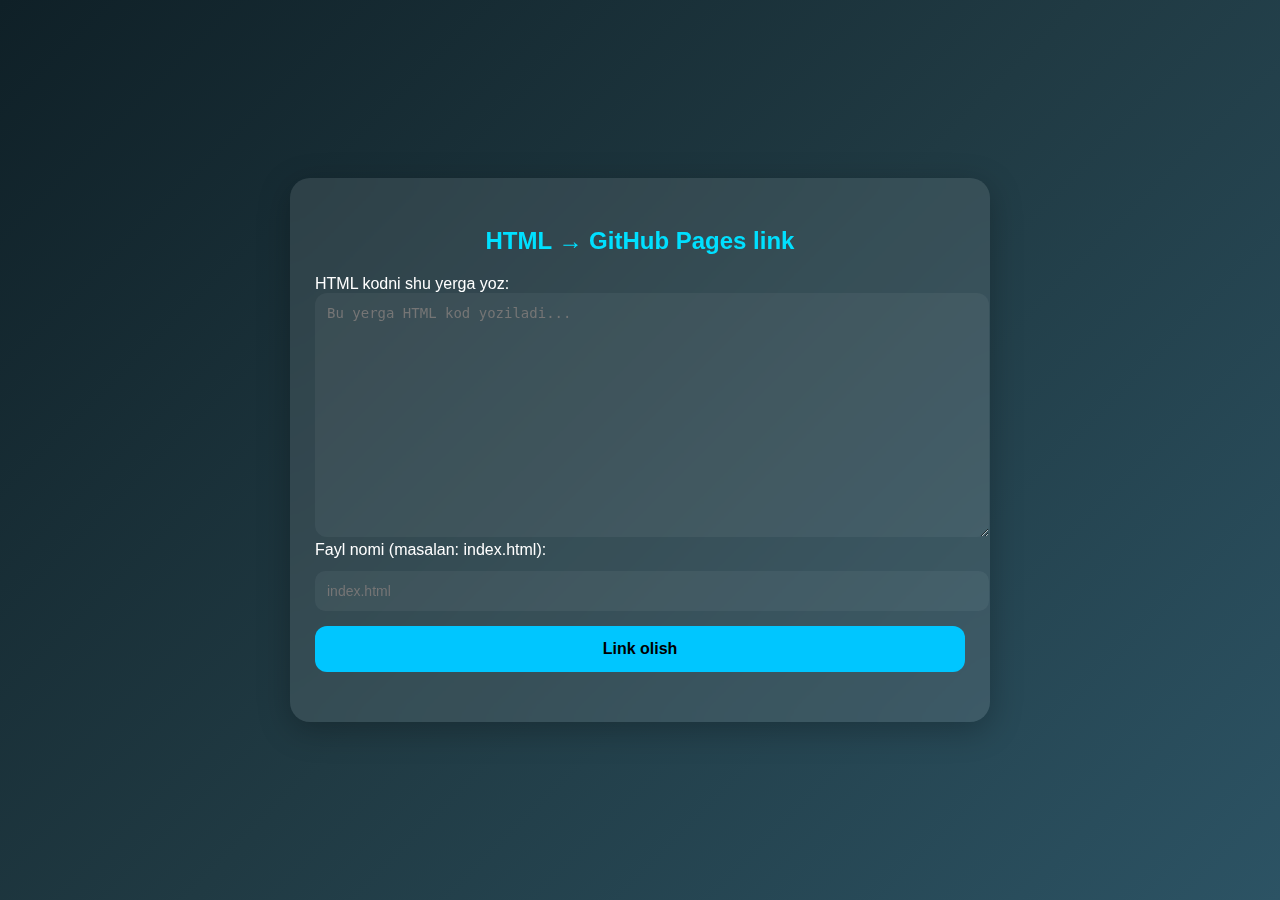
<file: index.html>
<!DOCTYPE html>
<html lang="uz">
<head>
<meta charset="UTF-8">
<title>HTML → GitHub Link</title>
<meta name="viewport" content="width=device-width, initial-scale=1.0">
<style>
  body{
    margin:0;
    min-height:100vh;
    display:flex;
    justify-content:center;
    align-items:center;
    background:linear-gradient(135deg,#0f2027,#203a43,#2c5364);
    font-family:'Arial', sans-serif;
  }
  .box{
    width:90%;
    max-width:650px;
    background:rgba(255,255,255,0.1);
    backdrop-filter:blur(15px);
    border-radius:20px;
    padding:30px 25px;
    color:#fff;
    box-shadow:0 8px 32px rgba(0,0,0,0.25);
  }
  h2{
    text-align:center;
    margin-bottom:20px;
    font-size:24px;
    color:#00e0ff;
  }
  textarea{
    width:100%;
    height:220px;
    border:none;
    border-radius:12px;
    padding:12px;
    font-family:monospace;
    font-size:14px;
    background:rgba(255,255,255,0.05);
    color:#fff;
    resize:vertical;
  }
  input{
    width:100%;
    padding:12px;
    margin-top:12px;
    border:none;
    border-radius:10px;
    font-size:14px;
    background:rgba(255,255,255,0.05);
    color:#fff;
  }
  button{
    width:100%;
    margin-top:15px;
    padding:14px;
    border:none;
    border-radius:12px;
    background:#00c6ff;
    color:#000;
    font-size:16px;
    font-weight:bold;
    cursor:pointer;
    transition:0.3s;
  }
  button:hover{
    background:#00b0e6;
  }
  #out{
    margin-top:20px;
    word-break:break-all;
    font-size:14px;
  }
</style>
</head>

<body>
<div class="box">
  <h2>HTML → GitHub Pages link</h2>

  <label>HTML kodni shu yerga yoz:</label>
  <textarea id="code" placeholder="Bu yerga HTML kod yoziladi..."></textarea>

  <label>Fayl nomi (masalan: index.html):</label>
  <input id="filename" placeholder="index.html" />

  <button onclick="upload()">Link olish</button>

  <div id="out"></div>
</div>

<script>
const TOKEN = ""; // Tokeningni shu yerga yoz
const OWNER = "azizbek2222"; // GitHub username
const REPO = "html-test";    // GitHub repo nomi

async function upload(){
  const html = document.getElementById("code").value.trim();
  const filename = document.getElementById("filename").value.trim();

  if(!html){ alert("HTML kodni yozing!"); return; }
  if(!filename){ alert("Fayl nomini yozing!"); return; }

  const api = `https://api.github.com/repos/${OWNER}/${REPO}/contents/${filename}`;

  // Oldingi fayl bo‘lsa SHA olish
  let sha = null;
  const check = await fetch(api, { headers:{Authorization:"token " + TOKEN}});
  if(check.ok){
    const j = await check.json();
    sha = j.sha;
  }

  // Faylni yaratish yoki update qilish
  const res = await fetch(api,{
    method:"PUT",
    headers:{
      "Authorization":"token " + TOKEN,
      "Content-Type":"application/json"
    },
    body: JSON.stringify({
      message: "Create HTML page via tool",
      content: btoa(unescape(encodeURIComponent(html))),
      sha: sha
    })
  });

  const data = await res.json();

  if(data.content){
    const link = `https://${OWNER}.github.io/${REPO}/${filename}`;
    document.getElementById("out").innerHTML =
      `✅ LINK:<br>
       <a href="${link}" target="_blank">${link}</a> <br>
       <button id="copyBtn">Nusxalash</button>`;

    // Nusxalash tugmasi ishlashi
    document.getElementById("copyBtn").onclick = () => {
      navigator.clipboard.writeText(link)
        .then(()=>alert("Link nusxalandi!"))
        .catch(()=>alert("Nusxalashda xato yuz berdi!"));
    };
  }else{
    document.getElementById("out").innerText =
      "❌ Xatolik: " + JSON.stringify(data);
  }
}
</script>
</body>
</html>
</file>
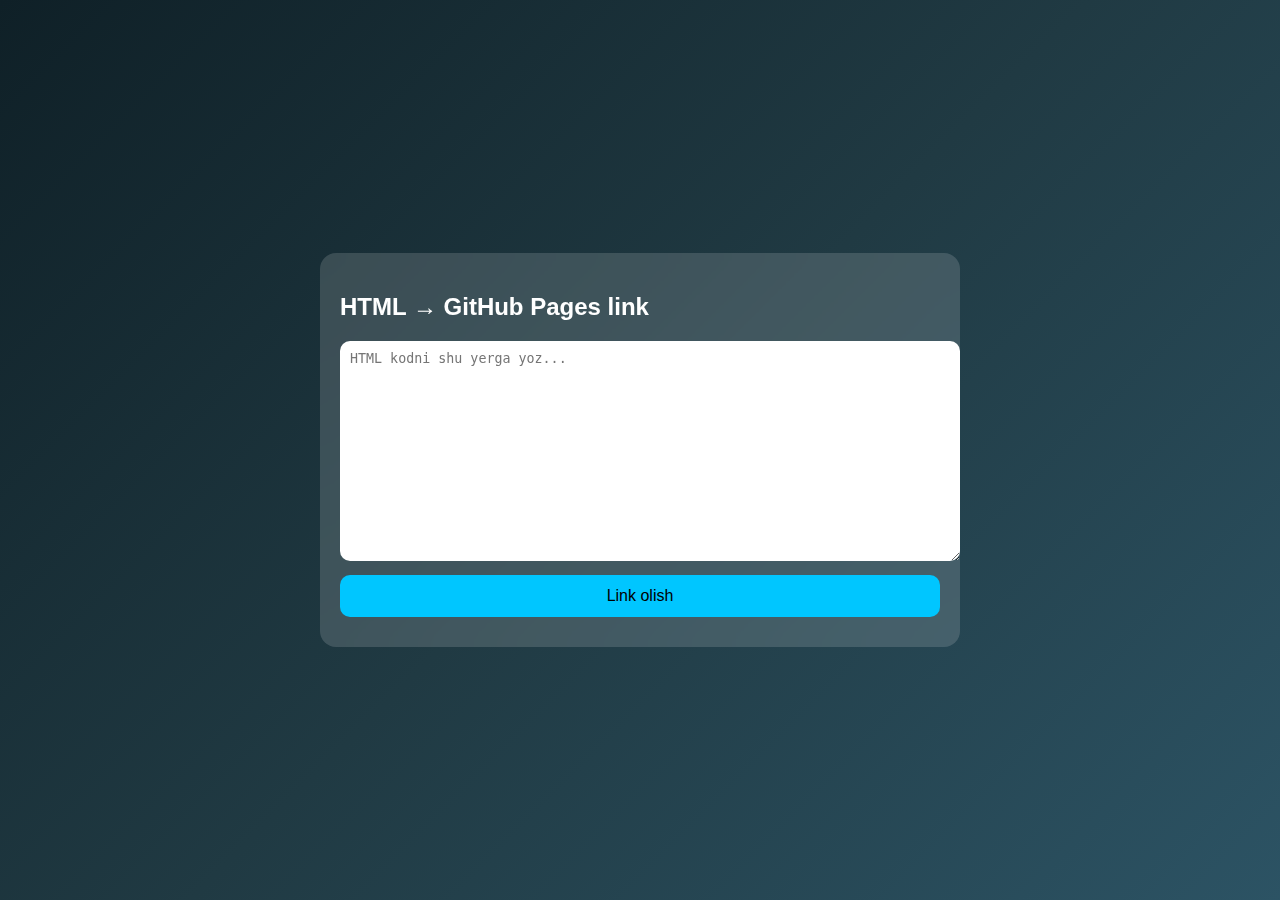
<file: page-1766769098619.html>
<!DOCTYPE html>
<html lang="uz">
<head>
<meta charset="UTF-8">
<title>HTML → GitHub Link</title>
<meta name="viewport" content="width=device-width, initial-scale=1.0">

<style>
body{
  margin:0;
  min-height:100vh;
  display:flex;
  justify-content:center;
  align-items:center;
  background:linear-gradient(135deg,#0f2027,#203a43,#2c5364);
  font-family:Arial;
}
.box{
  width:90%;
  max-width:600px;
  background:rgba(255,255,255,0.15);
  backdrop-filter:blur(12px);
  border-radius:16px;
  padding:20px;
  color:#fff;
}
textarea{
  width:100%;
  height:200px;
  border:none;
  border-radius:10px;
  padding:10px;
  font-family:monospace;
}
button{
  width:100%;
  margin-top:10px;
  padding:12px;
  border:none;
  border-radius:10px;
  background:#00c6ff;
  color:#000;
  font-size:16px;
  cursor:pointer;
}
#out{
  margin-top:10px;
  word-break:break-all;
}
</style>
</head>

<body>
<div class="box">
  <h2>HTML → GitHub Pages link</h2>

  <textarea id="code" placeholder="HTML kodni shu yerga yoz..."></textarea>

  <button onclick="upload()">Link olish</button>

  <div id="out"></div>
</div>

<script>
const TOKEN = "GITHUB_TOKEN_HERE";
const OWNER = "azizbek2222";
const REPO = "html-test";

async function upload(){
  const html = document.getElementById("code").value;
  if(!html){ alert("Kod yoz"); return; }

  const name = "page-" + Date.now() + ".html";

  const res = await fetch(
    `https://api.github.com/repos/${OWNER}/${REPO}/contents/${name}`,
    {
      method:"PUT",
      headers:{
        "Authorization":"token " + TOKEN,
        "Content-Type":"application/json"
      },
      body:JSON.stringify({
        message:"Create html page",
        content:btoa(unescape(encodeURIComponent(html)))
      })
    }
  );

  const data = await res.json();

  if(data.content){
    const link = `https://${OWNER}.github.io/${REPO}/${name}`;
    document.getElementById("out").innerHTML =
      "✅ LINK:<br><a href='"+link+"' target='_blank'>"+link+"</a>";
  }else{
    document.getElementById("out").innerText =
      "❌ Xatolik: " + JSON.stringify(data);
  }
}
</script>
</body>
</html>
</file>
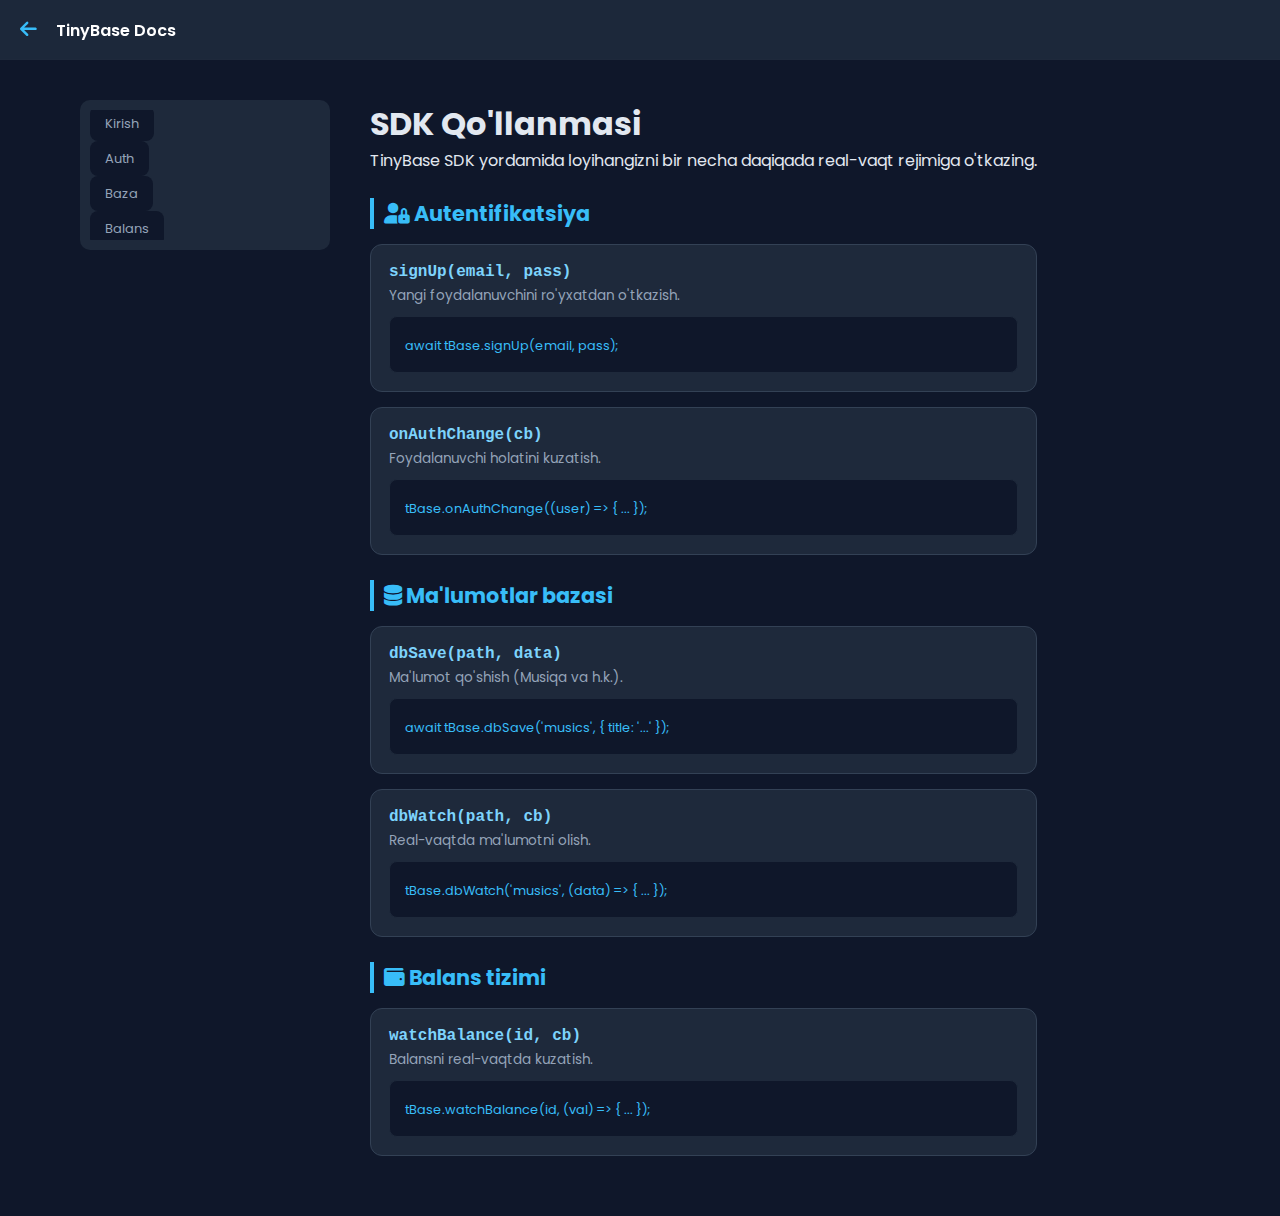
<file: tinybase-docs.html>
<!DOCTYPE html>
<html lang="uz">
<head>
    <meta charset="UTF-8">
    <meta name="viewport" content="width=device-width, initial-scale=1.0, maximum-scale=1.0, user-scalable=no">
    <title>TinyBase | Dokumentatsiya</title>
    <link rel="stylesheet" href="tinybase-docs.css">
    <link href="https://fonts.googleapis.com/css2?family=Poppins:wght@300;400;600&display=swap" rel="stylesheet">
    <link rel="stylesheet" href="https://cdnjs.cloudflare.com/ajax/libs/font-awesome/6.0.0/css/all.min.css">
</head>
<body>
    <nav class="navbar">
        <div class="nav-left">
            <a href="tinybase-key.html" class="back-btn"><i class="fas fa-arrow-left"></i></a>
            <span class="logo">TinyBase Docs</span>
        </div>
    </nav>

    <div class="container">
        <aside class="sidebar">
            <ul>
                <li><a href="#intro">Kirish</a></li>
                <li><a href="#auth">Auth</a></li>
                <li><a href="#database">Baza</a></li>
                <li><a href="#balance">Balans</a></li>
            </ul>
        </aside>

        <main class="main-content">
            <section id="intro">
                <h1>SDK Qo'llanmasi</h1>
                <p>TinyBase SDK yordamida loyihangizni bir necha daqiqada real-vaqt rejimiga o'tkazing.</p>
            </section>

            <section id="auth">
                <h2><i class="fas fa-user-lock"></i> Autentifikatsiya</h2>
                
                <div class="doc-card">
                    <h3>signUp(email, pass)</h3>
                    <p>Yangi foydalanuvchini ro'yxatdan o'tkazish.</p>
                    <pre><code>await tBase.signUp(email, pass);</code></pre>
                </div>

                <div class="doc-card">
                    <h3>onAuthChange(cb)</h3>
                    <p>Foydalanuvchi holatini kuzatish.</p>
                    <pre><code>tBase.onAuthChange((user) => { ... });</code></pre>
                </div>
            </section>

            <section id="database">
                <h2><i class="fas fa-database"></i> Ma'lumotlar bazasi</h2>
                
                <div class="doc-card">
                    <h3>dbSave(path, data)</h3>
                    <p>Ma'lumot qo'shish (Musiqa va h.k.).</p>
                    <pre><code>await tBase.dbSave('musics', { title: '...' });</code></pre>
                </div>

                <div class="doc-card">
                    <h3>dbWatch(path, cb)</h3>
                    <p>Real-vaqtda ma'lumotni olish.</p>
                    <pre><code>tBase.dbWatch('musics', (data) => { ... });</code></pre>
                </div>
            </section>

            <section id="balance">
                <h2><i class="fas fa-wallet"></i> Balans tizimi</h2>
                <div class="doc-card">
                    <h3>watchBalance(id, cb)</h3>
                    <p>Balansni real-vaqtda kuzatish.</p>
                    <pre><code>tBase.watchBalance(id, (val) => { ... });</code></pre>
                </div>
            </section>
        </main>
    </div>
    <script src="tinybase-docs.js"></script>
</body>
</html>
</file>
<file: tinybase-docs.css>
* { margin: 0; padding: 0; box-sizing: border-box; font-family: 'Poppins', sans-serif; }
body { background: #0f172a; color: #e2e8f0; }

.navbar { 
    background: rgba(30, 41, 59, 0.95); padding: 15px 20px; 
    position: sticky; top: 0; z-index: 100; border-bottom: 1px solid #1e293b;
}
.back-btn { color: #38bdf8; text-decoration: none; font-size: 1.2rem; }
.logo { margin-left: 15px; font-weight: 600; color: #fff; }

.container { display: flex; flex-direction: column; padding: 15px; }

.sidebar { 
    background: #1e293b; padding: 10px; border-radius: 10px; margin-bottom: 20px;
    position: sticky; top: 70px; z-index: 90;
}
.sidebar ul { display: flex; overflow-x: auto; list-style: none; gap: 10px; }
.sidebar a { 
    white-space: nowrap; color: #94a3b8; text-decoration: none; 
    padding: 8px 15px; background: #0f172a; border-radius: 8px; font-size: 13px;
}
.sidebar a.active { background: #38bdf8; color: #0f172a; }

.main-content { min-width: 0; }
h2 { font-size: 1.3rem; margin: 25px 0 15px 0; color: #38bdf8; border-left: 4px solid #38bdf8; padding-left: 10px; }

.doc-card { background: #1e293b; padding: 18px; border-radius: 12px; margin-bottom: 15px; border: 1px solid #334155; }
.doc-card h3 { color: #7dd3fc; font-family: monospace; font-size: 1rem; margin-bottom: 5px; }
.doc-card p { font-size: 0.85rem; color: #94a3b8; margin-bottom: 10px; }

pre { background: #0f172a; padding: 15px; border-radius: 8px; overflow-x: auto; border: 1px solid #1e293b; }
code { color: #38bdf8; font-size: 0.8rem; line-height: 1.5; }

@media (min-width: 768px) {
    .container { flex-direction: row; padding: 40px; max-width: 1200px; margin: 0 auto; }
    .sidebar { width: 250px; height: fit-content; margin-right: 40px; }
    .sidebar ul { flex-direction: column; }
}
</file>
